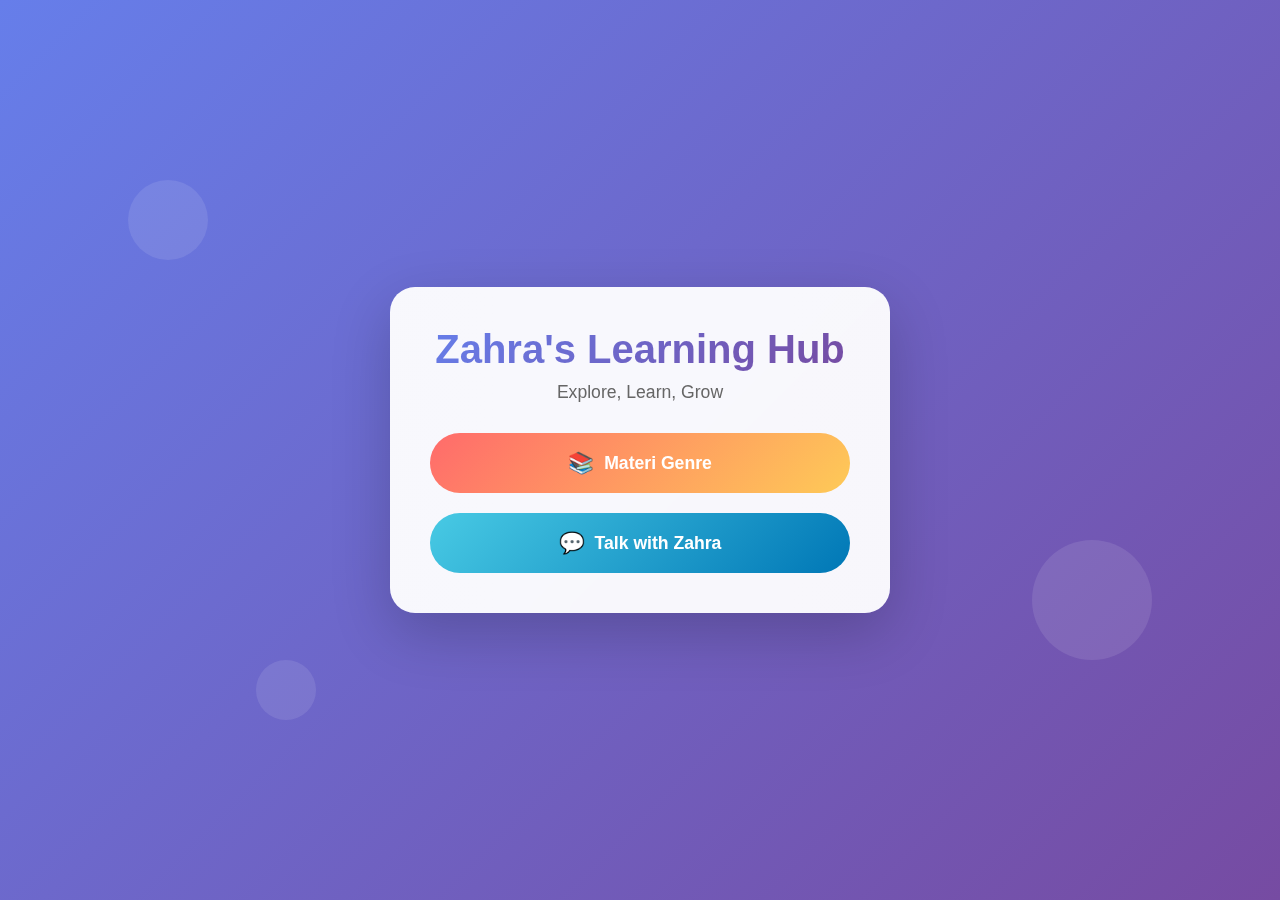
<file: index.html>
<!DOCTYPE html>
<html lang="id">
<head>
    <meta charset="UTF-8">
    <meta name="viewport" content="width=device-width, initial-scale=1.0">
    <title>Zahra's Learning Hub</title>
    <link rel="stylesheet" href="style.css">
</head>
<body>
    <div class="floating-shapes">
        <div class="shape"></div>
        <div class="shape"></div>
        <div class="shape"></div>
    </div>

    <div class="container">
        <div class="header">
            <h1 class="title">Zahra's Learning Hub</h1>
            <p class="subtitle">Explore, Learn, Grow</p>
        </div>

        <div class="buttons-container">
            <button class="btn" onclick="openModal('materiModal')">
                <span class="icon">📚</span>
                Materi Genre
            </button>
            
            <button class="btn" onclick="openModal('chatModal')">
                <span class="icon">💬</span>
                Talk with Zahra
            </button>
        </div>
    </div>

    <div id="materiModal" class="modal">
        <div class="modal-content">
            <span class="close" onclick="closeModal('materiModal')">&times;</span>
            <h2 style="color: #667eea; margin-bottom: 20px;">📚 Materi Genre</h2>
            <p style="color: #666; line-height: 1.6;">
                Selamat datang di bagian Materi Genre! Di sini Anda dapat mempelajari beberapa materi dalam NAPZA, Seks Bebas, HIV/AIDS, 
                Pendewasaan Usia Perkawinan (PUP), Keterampilan Hidup (Life Skill), dan materi lainnya.
            </p>
            <button class="btn" style="margin-top: 20px; width: auto;" onclick="openMateri()">
                <span class="icon">✨</span>
                Mulai Belajar
            </button>
        </div>
    </div>

    <div id="chatModal" class="modal">
        <div class="modal-content">
            <span class="close" onclick="closeModal('chatModal')">&times;</span>
            <h2 style="color: #48cae4; margin-bottom: 20px;">💬 Talk with Zahra</h2>
            <p style="color: #666; line-height: 1.6;">
                Halo! Saya Zahra, asisten pembelajaran Anda. Saya siap membantu menjawab pertanyaan, 
                memberikan penjelasan materi, dan mendampingi perjalanan belajar Anda. 
                Jangan ragu untuk bertanya apa saja!
            </p>
            <button class="btn" style="margin-top: 20px; width: auto;" onclick="openInstagram()">
                <span class="icon">🚀</span>
                Mulai Chat
            </button>
        </div>
    </div>
    <script src="app.js"></script>
</body>
</html>
</file>
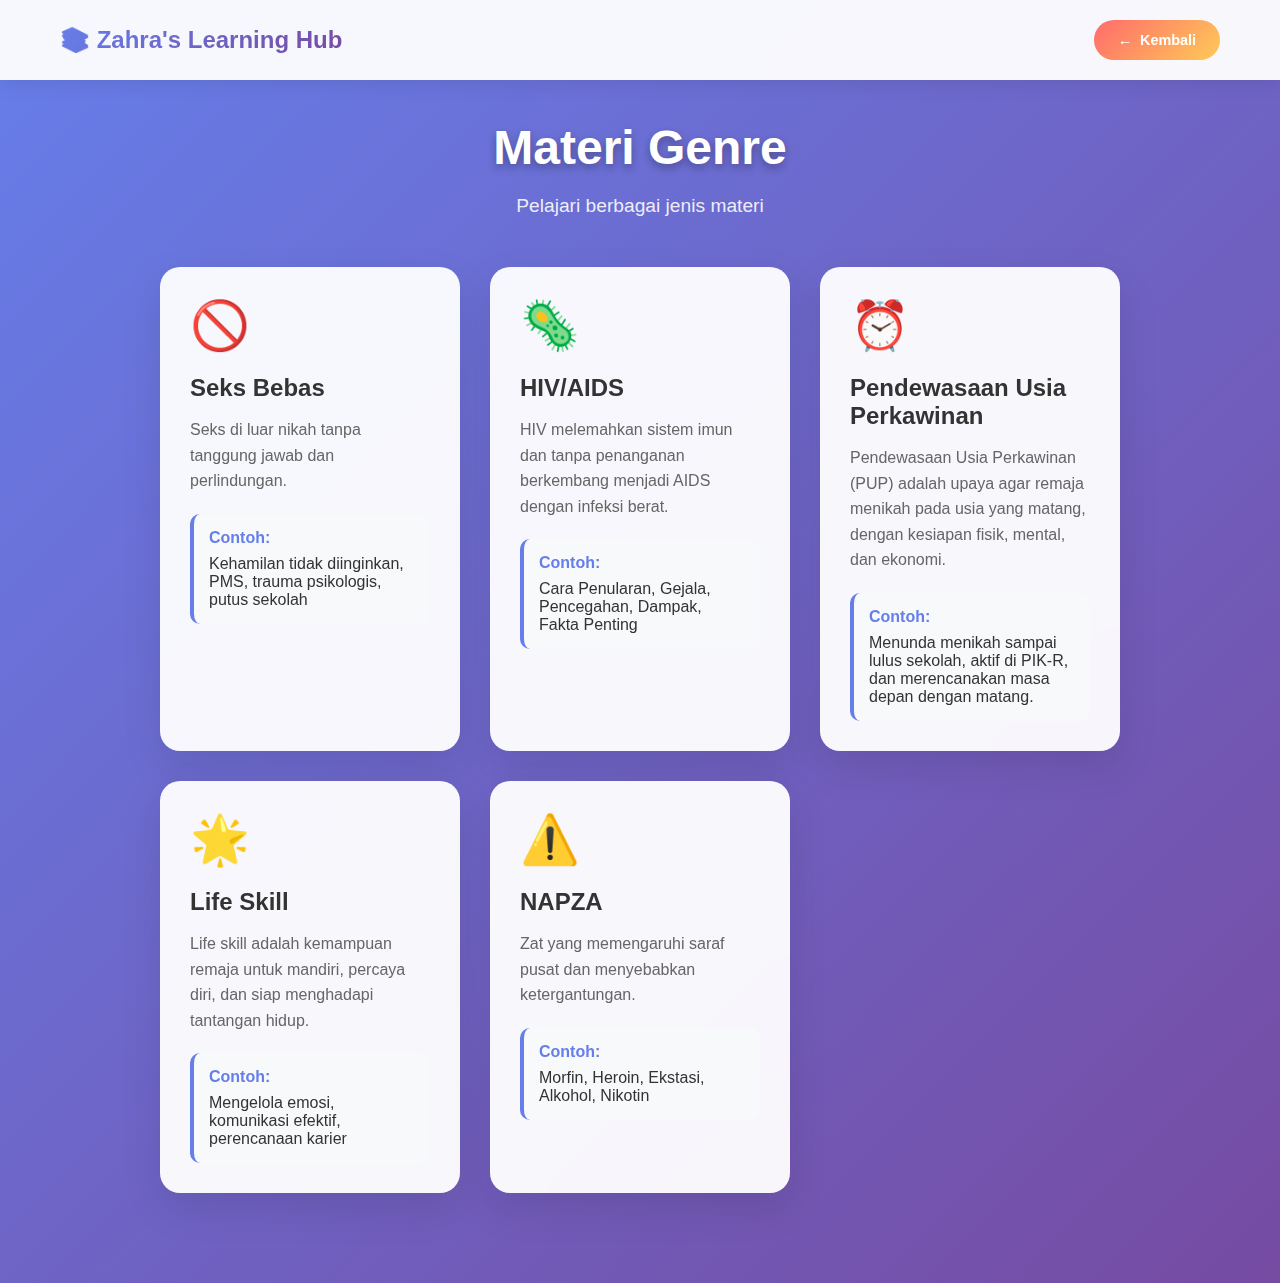
<file: Materi/materi.html>
<!DOCTYPE html>
<html lang="id">
  <head>
    <meta charset="UTF-8" />
    <meta name="viewport" content="width=device-width, initial-scale=1.0" />
    <title>Materi Genre - Zahra's Learning Hub</title>
    <link rel="stylesheet" href="style.css" />
  </head>
  <body>
    <div class="header">
      <div class="header-content">
        <div class="logo">📚 Zahra's Learning Hub</div>
        <a href="javascript:history.back()" class="back-btn">
          <span>←</span> Kembali
        </a>
      </div>
    </div>

    <div class="container">
      <h1 class="page-title">Materi Genre</h1>
      <p class="page-subtitle">Pelajari berbagai jenis materi</p>

      <div class="genre-grid">
        <div class="genre-card" onclick="openGenreModal('seksbebas')">
          <span class="genre-icon">🚫</span>
          <h3 class="genre-title">Seks Bebas</h3>
          <p class="genre-description">
            Seks di luar nikah tanpa tanggung jawab dan perlindungan.
          </p>
          <div class="genre-examples">
            <strong>Contoh:</strong>
            Kehamilan tidak diinginkan, PMS, trauma psikologis, putus sekolah
          </div>
        </div>

        <div class="genre-card" onclick="openGenreModal('HIV')">
          <span class="genre-icon">🦠</span>
          <h3 class="genre-title">HIV/AIDS</h3>
          <p class="genre-description">
            HIV melemahkan sistem imun dan tanpa penanganan berkembang menjadi
            AIDS dengan infeksi berat.
          </p>
          <div class="genre-examples">
            <strong>Contoh:</strong>
            Cara Penularan, Gejala, Pencegahan, Dampak, Fakta Penting
          </div>
        </div>

        <div class="genre-card" onclick="openGenreModal('pup')">
          <span class="genre-icon">⏰</span>
          <h3 class="genre-title">Pendewasaan Usia Perkawinan</h3>
          <p class="genre-description">
            Pendewasaan Usia Perkawinan (PUP) adalah upaya agar remaja menikah
            pada usia yang matang, dengan kesiapan fisik, mental, dan ekonomi.
          </p>
          <div class="genre-examples">
            <strong>Contoh:</strong>
            Menunda menikah sampai lulus sekolah, aktif di PIK-R, dan
            merencanakan masa depan dengan matang.
          </div>
        </div>

        <div class="genre-card" onclick="openGenreModal('lifeskills')">
          <span class="genre-icon">🌟</span>
          <h3 class="genre-title">Life Skill</h3>
          <p class="genre-description">
            Life skill adalah kemampuan remaja untuk mandiri, percaya diri, dan
            siap menghadapi tantangan hidup.
          </p>
          <div class="genre-examples">
            <strong>Contoh:</strong>
            Mengelola emosi, komunikasi efektif, perencanaan karier
          </div>
        </div>

        <div class="genre-card" onclick="openGenreModal('napza')">
          <span class="genre-icon">⚠️</span>
          <h3 class="genre-title">NAPZA</h3>
          <p class="genre-description">
            Zat yang memengaruhi saraf pusat dan menyebabkan ketergantungan.
          </p>
          <div class="genre-examples">
            <strong>Contoh:</strong>
            Morfin, Heroin, Ekstasi, Alkohol, Nikotin
          </div>
        </div>
        </div>
      </div>
    </div>

    <div id="genreModal" class="modal">
      <div class="modal-content">
        <span class="close" onclick="closeModal()">&times;</span>
        <div id="modalContent"></div>
      </div>
    </div>

    <script src="app.js"></script>
  </body>
</html>
</file>
<file: style.css>
* {
    margin: 0;
    padding: 0;
    box-sizing: border-box;
}

body {
    font-family: 'Segoe UI', Tahoma, Geneva, Verdana, sans-serif;
    background: linear-gradient(135deg, #667eea 0%, #764ba2 100%);
    min-height: 100vh;
    display: flex;
    align-items: center;
    justify-content: center;
    padding: 20px;
    overflow-x: hidden;
}

.container {
    background: rgba(255, 255, 255, 0.95);
    backdrop-filter: blur(10px);
    border-radius: 25px;
    padding: 40px;
    box-shadow: 0 20px 60px rgba(0, 0, 0, 0.2);
    max-width: 500px;
    width: 100%;
    text-align: center;
    position: relative;
    overflow: hidden;
    animation: slideUp 0.8s ease-out;
}

.container::before {
    content: '';
    position: absolute;
    top: -50%;
    left: -50%;
    width: 200%;
    height: 200%;
    background: linear-gradient(45deg, transparent, rgba(255, 255, 255, 0.1), transparent);
    transform: rotate(45deg);
    animation: shimmer 3s ease-in-out infinite;
}

@keyframes slideUp {
    from {
        opacity: 0;
        transform: translateY(50px);
    }
    to {
        opacity: 1;
        transform: translateY(0);
    }
}

@keyframes shimmer {
    0%, 100% { transform: translateX(-100%) translateY(-100%) rotate(45deg); }
    50% { transform: translateX(100%) translateY(100%) rotate(45deg); }
}

.header {
    margin-bottom: 30px;
    position: relative;
    z-index: 2;
}

.title {
    font-size: 2.5rem;
    font-weight: 700;
    background: linear-gradient(135deg, #667eea, #764ba2);
    -webkit-background-clip: text;
    -webkit-text-fill-color: transparent;
    background-clip: text;
    margin-bottom: 10px;
    animation: fadeIn 1s ease-out 0.3s both;
}

.subtitle {
    font-size: 1.1rem;
    color: #666;
    font-weight: 400;
    animation: fadeIn 1s ease-out 0.5s both;
}

@keyframes fadeIn {
    from {
        opacity: 0;
        transform: translateY(20px);
    }
    to {
        opacity: 1;
        transform: translateY(0);
    }
}

.buttons-container {
    display: flex;
    flex-direction: column;
    gap: 20px;
    position: relative;
    z-index: 2;
}

.btn {
    background: linear-gradient(135deg, #ff6b6b, #feca57);
    color: white;
    border: none;
    padding: 18px 30px;
    border-radius: 50px;
    font-size: 1.1rem;
    font-weight: 600;
    cursor: pointer;
    transition: all 0.3s ease;
    text-decoration: none;
    display: flex;
    align-items: center;
    justify-content: center;
    gap: 10px;
    position: relative;
    overflow: hidden;
    animation: slideInLeft 0.8s ease-out;
}

.btn:nth-child(2) {
    background: linear-gradient(135deg, #48cae4, #0077b6);
    animation-delay: 0.2s;
    animation-name: slideInRight;
}

.btn::before {
    content: '';
    position: absolute;
    top: 0;
    left: -100%;
    width: 100%;
    height: 100%;
    background: linear-gradient(90deg, transparent, rgba(255, 255, 255, 0.3), transparent);
    transition: left 0.5s ease;
}

.btn:hover::before {
    left: 100%;
}

.btn:hover {
    transform: translateY(-3px);
    box-shadow: 0 10px 30px rgba(0, 0, 0, 0.3);
}

.btn:active {
    transform: translateY(-1px);
}

@keyframes slideInLeft {
    from {
        opacity: 0;
        transform: translateX(-50px);
    }
    to {
        opacity: 1;
        transform: translateX(0);
    }
}

@keyframes slideInRight {
    from {
        opacity: 0;
        transform: translateX(50px);
    }
    to {
        opacity: 1;
        transform: translateX(0);
    }
}

.icon {
    font-size: 1.3rem;
}

.floating-shapes {
    position: fixed;
    top: 0;
    left: 0;
    width: 100%;
    height: 100%;
    pointer-events: none;
    z-index: -1;
}

.shape {
    position: absolute;
    background: rgba(255, 255, 255, 0.1);
    border-radius: 50%;
    animation: float 6s ease-in-out infinite;
}

.shape:nth-child(1) {
    width: 80px;
    height: 80px;
    top: 20%;
    left: 10%;
    animation-delay: 0s;
}

.shape:nth-child(2) {
    width: 120px;
    height: 120px;
    top: 60%;
    right: 10%;
    animation-delay: 2s;
}

.shape:nth-child(3) {
    width: 60px;
    height: 60px;
    bottom: 20%;
    left: 20%;
    animation-delay: 4s;
}

@keyframes float {
    0%, 100% {
        transform: translateY(0px) rotate(0deg);
    }
    50% {
        transform: translateY(-20px) rotate(180deg);
    }
}

@media (max-width: 768px) {
    body {
        padding: 15px;
    }

    .container {
        padding: 30px 25px;
        border-radius: 20px;
    }

    .title {
        font-size: 2rem;
    }

    .subtitle {
        font-size: 1rem;
    }

    .btn {
        padding: 16px 25px;
        font-size: 1rem;
    }
}

@media (max-width: 480px) {
    .container {
        padding: 25px 20px;
        margin: 10px;
    }

    .title {
        font-size: 1.8rem;
    }

    .subtitle {
        font-size: 0.9rem;
    }

    .btn {
        padding: 14px 20px;
        font-size: 0.95rem;
    }
}

.modal {
    display: none;
    position: fixed;
    z-index: 1000;
    left: 0;
    top: 0;
    width: 100%;
    height: 100%;
    background-color: rgba(0, 0, 0, 0.5);
    backdrop-filter: blur(5px);
}

.modal-content {
    background-color: white;
    margin: 10% auto;
    padding: 30px;
    border-radius: 20px;
    width: 90%;
    max-width: 500px;
    text-align: center;
    animation: modalSlideIn 0.3s ease-out;
}

@keyframes modalSlideIn {
    from {
        opacity: 0;
        transform: translateY(-50px) scale(0.8);
    }
    to {
        opacity: 1;
        transform: translateY(0) scale(1);
    }
}

.close {
    color: #aaa;
    float: right;
    font-size: 28px;
    font-weight: bold;
    cursor: pointer;
    line-height: 1;
}

.close:hover,
.close:focus {
    color: #000;
}
</file>
<file: Materi/style.css>
* {
    margin: 0;
    padding: 0;
    box-sizing: border-box;
  }

  body {
    font-family: "Segoe UI", Tahoma, Geneva, Verdana, sans-serif;
    background: linear-gradient(135deg, #667eea 0%, #764ba2 100%);
    min-height: 100vh;
    color: #333;
  }

  .header {
    background: rgba(255, 255, 255, 0.95);
    backdrop-filter: blur(10px);
    padding: 20px 0;
    box-shadow: 0 2px 20px rgba(0, 0, 0, 0.1);
    position: sticky;
    top: 0;
    z-index: 100;
  }

  .header-content {
    max-width: 1200px;
    margin: 0 auto;
    padding: 0 20px;
    display: flex;
    justify-content: space-between;
    align-items: center;
  }

  .logo {
    font-size: 1.5rem;
    font-weight: 700;
    background: linear-gradient(135deg, #667eea, #764ba2);
    -webkit-background-clip: text;
    -webkit-text-fill-color: transparent;
    background-clip: text;
  }

  .back-btn {
    background: linear-gradient(135deg, #ff6b6b, #feca57);
    color: white;
    border: none;
    padding: 12px 24px;
    border-radius: 25px;
    font-size: 0.9rem;
    font-weight: 600;
    cursor: pointer;
    transition: all 0.3s ease;
    text-decoration: none;
    display: flex;
    align-items: center;
    gap: 8px;
  }

  .back-btn:hover {
    transform: translateY(-2px);
    box-shadow: 0 8px 25px rgba(0, 0, 0, 0.2);
  }

  .container {
    max-width: 1000px;
    margin: 0 auto;
    padding: 40px 20px;
  }

  .page-title {
    text-align: center;
    font-size: 3rem;
    font-weight: 700;
    color: white;
    margin-bottom: 20px;
    text-shadow: 0 4px 8px rgba(0, 0, 0, 0.3);
    animation: fadeInUp 0.8s ease-out;
  }

  .page-subtitle {
    text-align: center;
    font-size: 1.2rem;
    color: rgba(255, 255, 255, 0.9);
    margin-bottom: 50px;
    animation: fadeInUp 0.8s ease-out 0.2s both;
  }

  .genre-grid {
    display: grid;
    grid-template-columns: repeat(auto-fit, minmax(300px, 1fr));
    gap: 30px;
    margin-bottom: 50px;
  }

  .genre-card {
    background: rgba(255, 255, 255, 0.95);
    backdrop-filter: blur(10px);
    border-radius: 20px;
    padding: 30px;
    box-shadow: 0 15px 40px rgba(0, 0, 0, 0.1);
    transition: all 0.3s ease;
    cursor: pointer;
    position: relative;
    overflow: hidden;
    animation: slideInUp 0.8s ease-out;
  }

  .genre-card:nth-child(2) {
    animation-delay: 0.1s;
  }
  .genre-card:nth-child(3) {
    animation-delay: 0.2s;
  }
  .genre-card:nth-child(4) {
    animation-delay: 0.3s;
  }
  .genre-card:nth-child(5) {
    animation-delay: 0.4s;
  }
  .genre-card:nth-child(6) {
    animation-delay: 0.5s;
  }

  .genre-card::before {
    content: "";
    position: absolute;
    top: 0;
    left: -100%;
    width: 100%;
    height: 100%;
    background: linear-gradient(
      90deg,
      transparent,
      rgba(255, 255, 255, 0.4),
      transparent
    );
    transition: left 0.5s ease;
  }

  .genre-card:hover::before {
    left: 100%;
  }

  .genre-card:hover {
    transform: translateY(-10px);
    box-shadow: 0 25px 50px rgba(0, 0, 0, 0.2);
  }

  .genre-icon {
    font-size: 3rem;
    margin-bottom: 20px;
    display: block;
  }

  .genre-title {
    font-size: 1.5rem;
    font-weight: 700;
    margin-bottom: 15px;
    color: #333;
  }

  .genre-description {
    color: #666;
    line-height: 1.6;
    margin-bottom: 20px;
  }

  .genre-examples {
    background: #f8f9fa;
    padding: 15px;
    border-radius: 10px;
    border-left: 4px solid #667eea;
  }

  .genre-examples strong {
    color: #667eea;
    display: block;
    margin-bottom: 8px;
  }

  .quiz-section {
    background: rgba(255, 255, 255, 0.95);
    backdrop-filter: blur(10px);
    border-radius: 20px;
    padding: 40px;
    margin-top: 50px;
    text-align: center;
    animation: fadeInUp 1s ease-out 0.6s both;
  }

  .quiz-title {
    font-size: 2rem;
    font-weight: 700;
    color: #333;
    margin-bottom: 20px;
  }

  .quiz-btn {
    background: linear-gradient(135deg, #48cae4, #0077b6);
    color: white;
    border: none;
    padding: 18px 35px;
    border-radius: 50px;
    font-size: 1.1rem;
    font-weight: 600;
    cursor: pointer;
    transition: all 0.3s ease;
    margin: 10px;
  }

  .quiz-btn:hover {
    transform: translateY(-3px);
    box-shadow: 0 10px 30px rgba(0, 0, 0, 0.3);
  }

  @keyframes fadeInUp {
    from {
      opacity: 0;
      transform: translateY(30px);
    }
    to {
      opacity: 1;
      transform: translateY(0);
    }
  }

  @keyframes slideInUp {
    from {
      opacity: 0;
      transform: translateY(50px);
    }
    to {
      opacity: 1;
      transform: translateY(0);
    }
  }

  @media (max-width: 768px) {
    .page-title {
      font-size: 2.5rem;
    }

    .page-subtitle {
      font-size: 1rem;
    }

    .genre-grid {
      grid-template-columns: 1fr;
      gap: 20px;
    }

    .genre-card {
      padding: 25px;
    }

    .quiz-section {
      padding: 30px 20px;
    }

    .container {
      padding: 30px 15px;
    }
  }

  @media (max-width: 480px) {
    .header-content {
      padding: 0 15px;
    }

    .logo {
      font-size: 1.2rem;
    }

    .back-btn {
      padding: 10px 18px;
      font-size: 0.8rem;
    }

    .page-title {
      font-size: 2rem;
    }
  }

  .modal {
    display: none;
    position: fixed;
    z-index: 1000;
    left: 0;
    top: 0;
    width: 100%;
    height: 100%;
    background-color: rgba(0, 0, 0, 0.6);
    backdrop-filter: blur(5px);
  }

  .modal-content {
    background-color: white;
    margin: 5% auto;
    padding: 40px;
    border-radius: 20px;
    width: 90%;
    max-width: 600px;
    max-height: 80vh;
    overflow-y: auto;
    animation: modalSlideIn 0.3s ease-out;
  }

  @keyframes modalSlideIn {
    from {
      opacity: 0;
      transform: translateY(-50px) scale(0.8);
    }
    to {
      opacity: 1;
      transform: translateY(0) scale(1);
    }
  }

  .close {
    color: #aaa;
    float: right;
    font-size: 28px;
    font-weight: bold;
    cursor: pointer;
    line-height: 1;
  }

  .close:hover {
    color: #000;
  }
</file>
